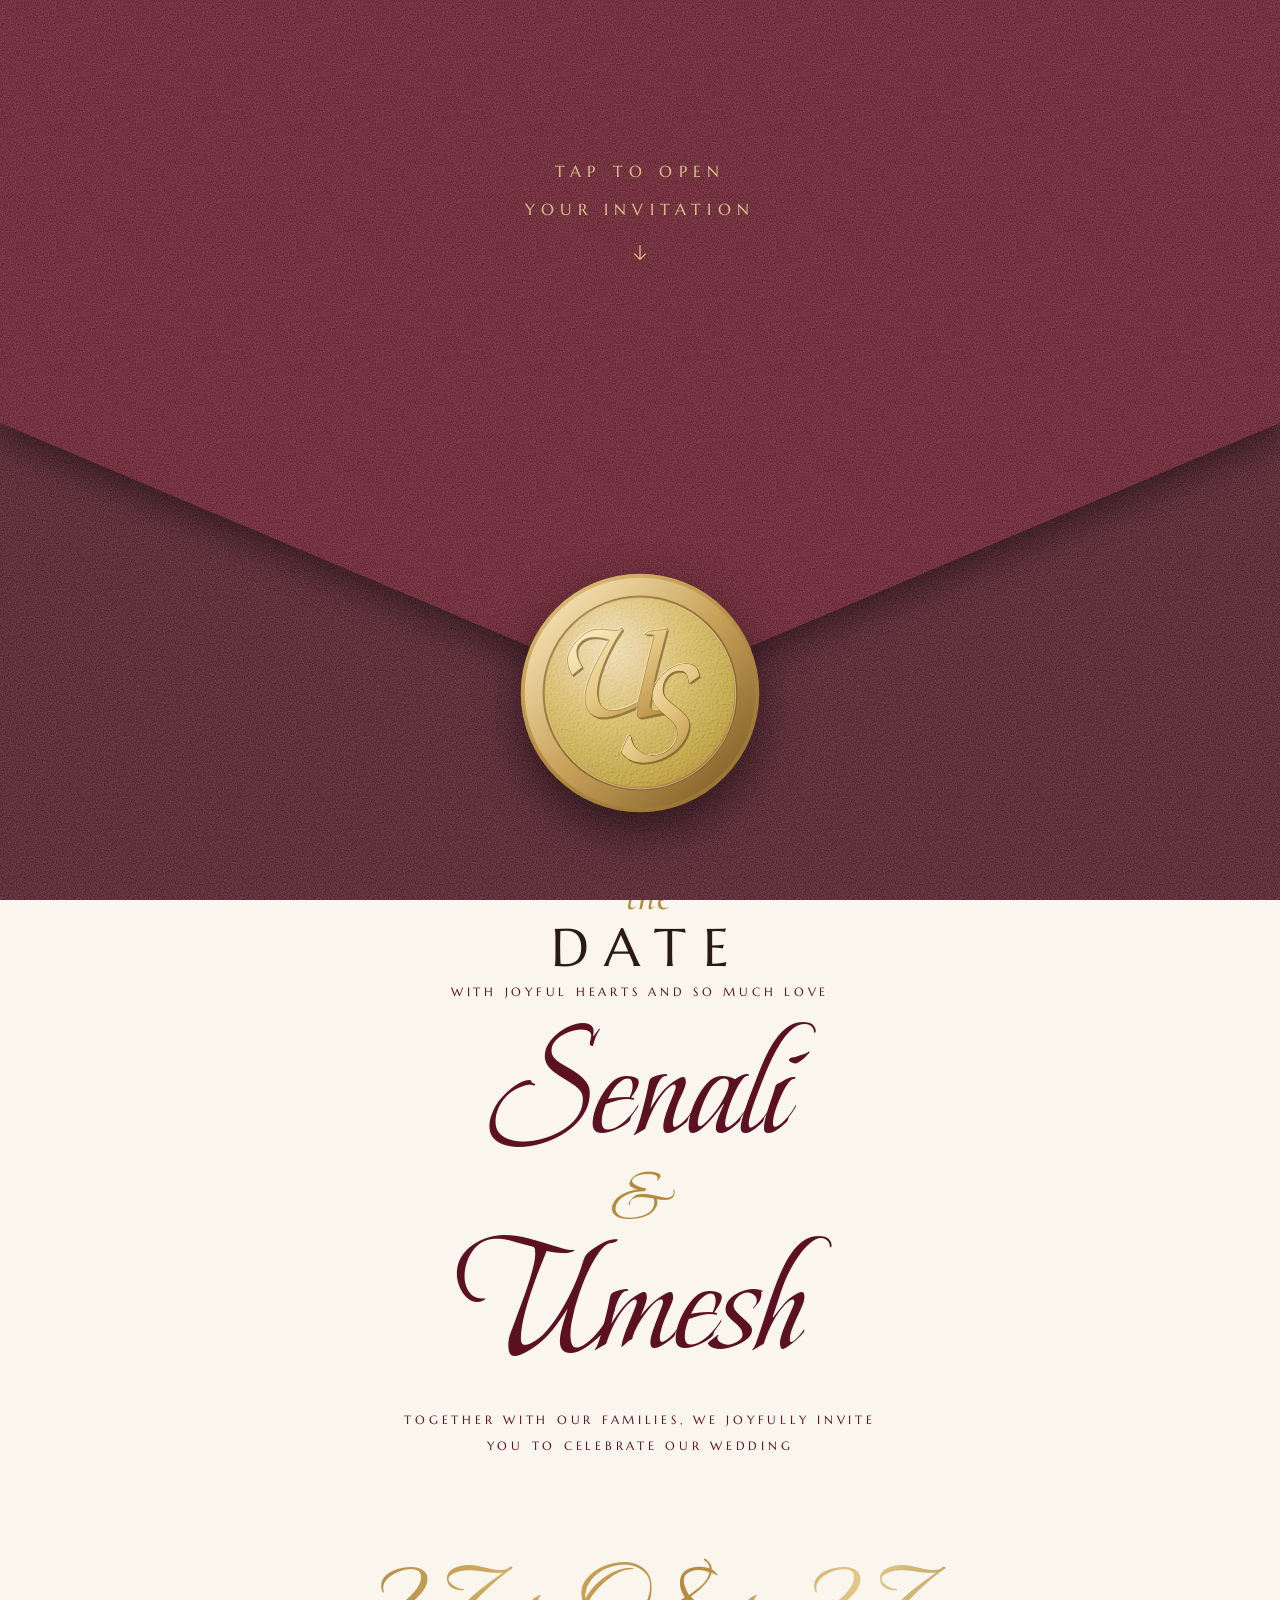
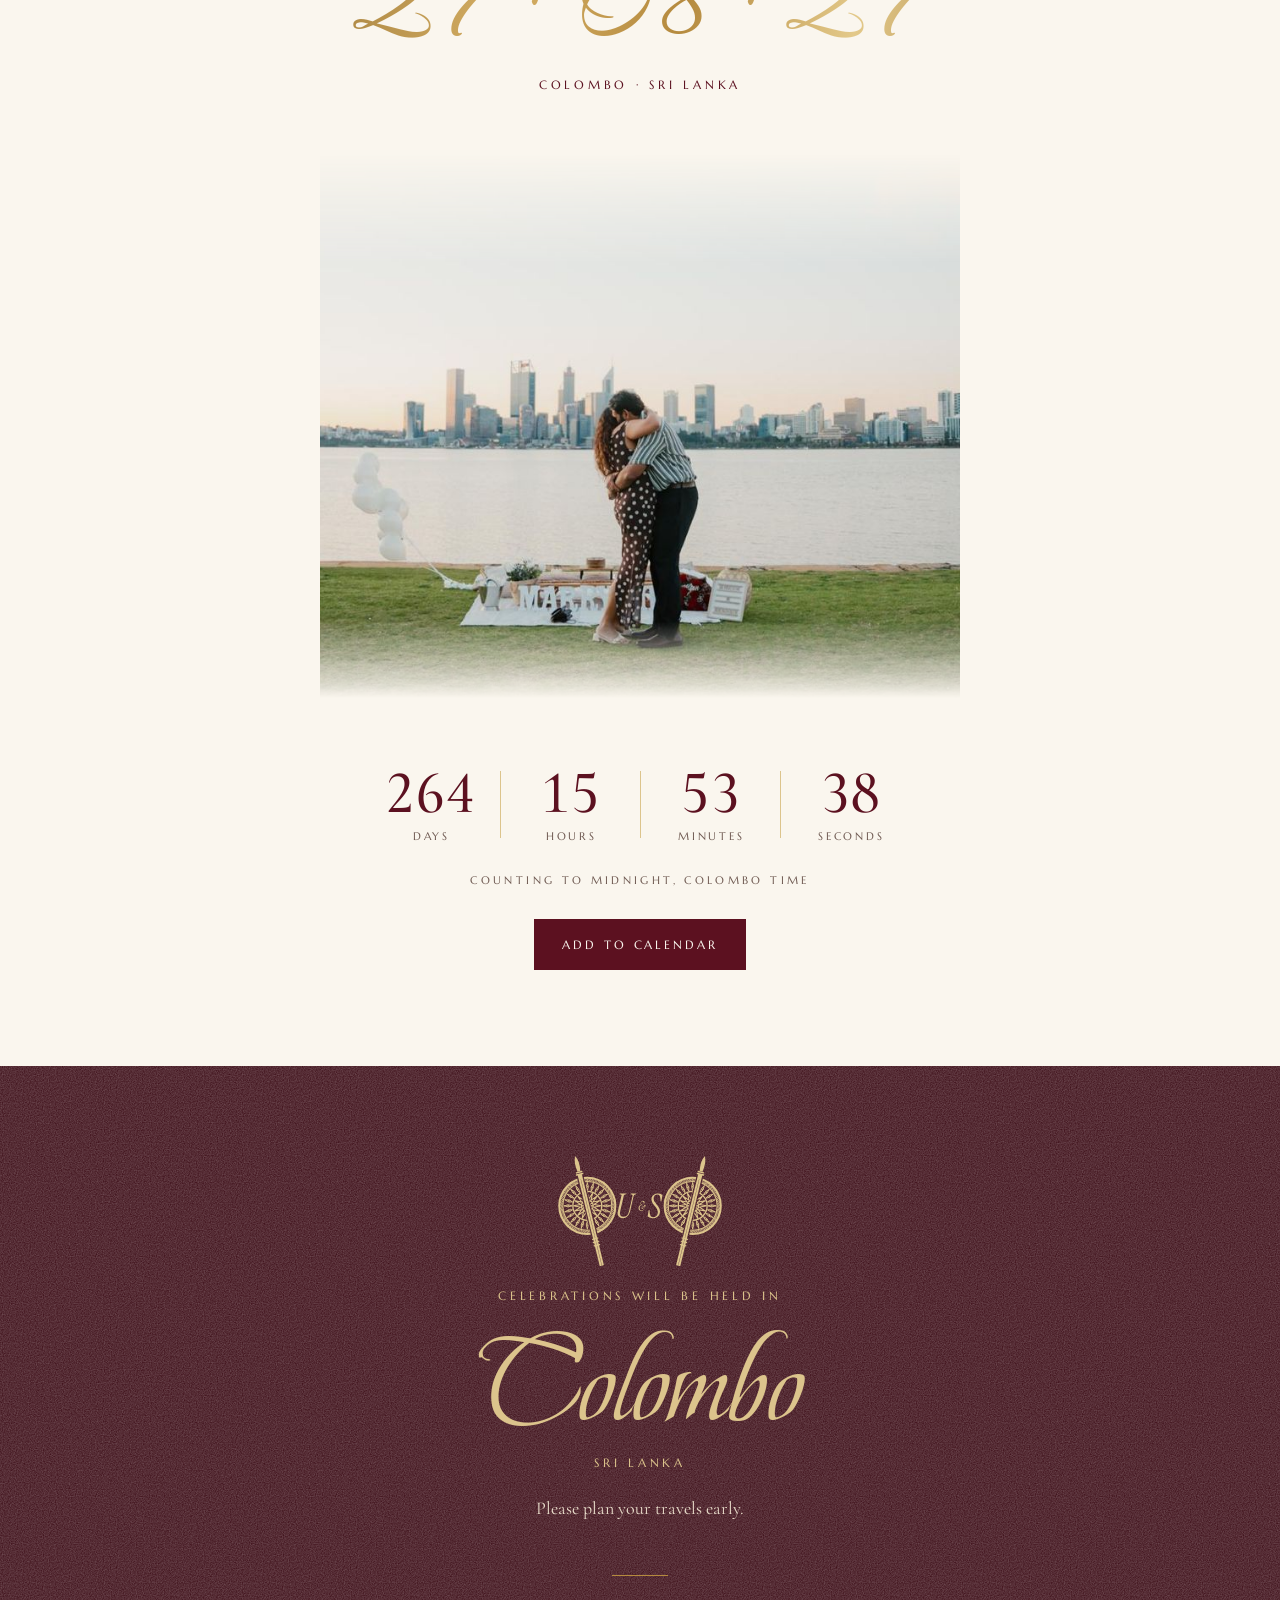
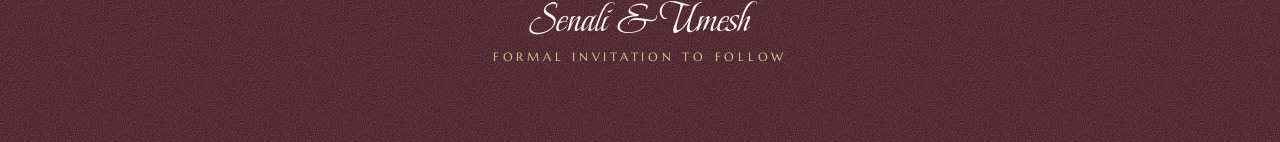
<file: index.html>
<!doctype html>
<html lang="en">
<head>
  <meta charset="utf-8">
  <meta name="viewport" content="width=device-width, initial-scale=1, viewport-fit=cover">
  <title>Senali &amp; Umesh &middot; Save the Date</title>
  <meta name="description" content="Save the date: Senali &amp; Umesh are getting married on 27 August 2027 in Colombo, Sri Lanka. Formal invitation to follow.">
  <meta name="robots" content="noindex, nofollow">
  <meta name="theme-color" content="#5C1120">

  <!-- Link preview (WhatsApp, Messenger, iMessage, etc.).
       Update these if you move to a custom domain -->
  <meta property="og:type" content="website">
  <meta property="og:title" content="Senali &amp; Umesh &middot; Save the Date">
  <meta property="og:description" content="27 &middot; 08 &middot; 27 &middot; Colombo, Sri Lanka. Formal invitation to follow.">
  <meta property="og:url" content="https://senali-umesh.vercel.app/">
  <meta property="og:image" content="https://senali-umesh.vercel.app/og.jpg">
  <meta property="og:image:width" content="1200">
  <meta property="og:image:height" content="630">
  <meta name="twitter:card" content="summary_large_image">

  <link rel="icon" href="favicon.svg" type="image/svg+xml">
  <link rel="icon" href="favicon-32.png" sizes="32x32" type="image/png">
  <link rel="apple-touch-icon" href="apple-touch-icon.png">
  <link rel="manifest" href="site.webmanifest">

  <link rel="preconnect" href="https://fonts.googleapis.com">
  <link rel="preconnect" href="https://fonts.gstatic.com" crossorigin>
  <link rel="stylesheet" href="https://fonts.googleapis.com/css2?family=Beau+Rivage&amp;family=Cormorant+Garamond:ital,wght@0,400;0,500;0,600;1,400;1,500&amp;family=Marcellus&amp;display=swap">
  <link rel="preload" href="assets/img/hero.jpg" as="image">
  <link rel="stylesheet" href="assets/css/style.css">
  <script src="assets/js/main.js" defer></script>
</head>
<body>
<svg width="0" height="0" style="position:absolute" aria-hidden="true" focusable="false">
  <defs>
    <filter id="deboss" x="-5%" y="-5%" width="110%" height="110%">
      <feOffset in="SourceAlpha" dx=".8" dy="1" result="o"/>
      <feFlood flood-color="#FFEFC8" flood-opacity=".6"/>
      <feComposite in2="o" operator="in" result="hl"/>
      <feMerge><feMergeNode in="hl"/><feMergeNode in="SourceGraphic"/></feMerge>
    </filter>
    <symbol id="crest" viewBox="0 0 400 400"><defs><mask id="sesKnock" maskUnits="userSpaceOnUse" x="-20" y="-20" width="440" height="440"><rect x="-20" y="-20" width="440" height="440" fill="#fff"/><path d="M54.6 112 L118.3 374" stroke="#000" stroke-width="16"/></mask><mask id="groove" maskUnits="objectBoundingBox" x="-1" y="0" width="3" height="1"><rect x="-10" y="0" width="30" height="1000" fill="#fff"/><rect x="-0.35" y="26" width="0.7" height="1000" fill="#000"/></mask></defs><g fill="currentColor" stroke="currentColor" stroke-linecap="round"><g mask="url(#sesKnock)"><circle cx="76" cy="200" r="66" fill="none" stroke-width="4.80"/><circle cx="76" cy="200" r="57.5" fill="none" stroke-width="2.40"/><path d="M140.2 200.0 L133.6 211.7" stroke-width="1.95" fill="none"/><path d="M139.8 207.5 L131.9 218.3" stroke-width="1.95" fill="none"/><path d="M138.5 214.8 L129.4 224.7" stroke-width="1.95" fill="none"/><path d="M136.3 222.0 L126.2 230.7" stroke-width="1.95" fill="none"/><path d="M133.4 228.8 L122.3 236.3" stroke-width="1.95" fill="none"/><path d="M129.6 235.3 L117.7 241.4" stroke-width="1.95" fill="none"/><path d="M125.2 241.3 L112.6 246.0" stroke-width="1.95" fill="none"/><path d="M120.1 246.7 L107.0 249.9" stroke-width="1.95" fill="none"/><path d="M114.3 251.5 L101.0 253.2" stroke-width="1.95" fill="none"/><path d="M108.1 255.6 L94.7 255.7" stroke-width="1.95" fill="none"/><path d="M101.4 258.9 L88.1 257.5" stroke-width="1.95" fill="none"/><path d="M94.4 261.5 L81.3 258.6" stroke-width="1.95" fill="none"/><path d="M87.1 263.2 L74.5 258.8" stroke-width="1.95" fill="none"/><path d="M79.7 264.1 L67.7 258.2" stroke-width="1.95" fill="none"/><path d="M72.3 264.1 L61.0 256.9" stroke-width="1.95" fill="none"/><path d="M64.9 263.2 L54.5 254.7" stroke-width="1.95" fill="none"/><path d="M57.6 261.5 L48.3 251.9" stroke-width="1.95" fill="none"/><path d="M50.6 258.9 L42.4 248.3" stroke-width="1.95" fill="none"/><path d="M43.9 255.6 L37.1 244.1" stroke-width="1.95" fill="none"/><path d="M37.7 251.5 L32.2 239.2" stroke-width="1.95" fill="none"/><path d="M31.9 246.7 L28.0 233.9" stroke-width="1.95" fill="none"/><path d="M26.8 241.3 L24.3 228.1" stroke-width="1.95" fill="none"/><path d="M22.4 235.3 L21.4 221.9" stroke-width="1.95" fill="none"/><path d="M18.6 228.8 L19.3 215.4" stroke-width="1.95" fill="none"/><path d="M15.7 222.0 L17.9 208.7" stroke-width="1.95" fill="none"/><path d="M13.5 214.8 L17.2 201.9" stroke-width="1.95" fill="none"/><path d="M12.2 207.5 L17.4 195.1" stroke-width="1.95" fill="none"/><path d="M11.8 200.0 L18.4 188.3" stroke-width="1.95" fill="none"/><path d="M12.2 192.5 L20.1 181.7" stroke-width="1.95" fill="none"/><path d="M13.5 185.2 L22.6 175.3" stroke-width="1.95" fill="none"/><path d="M15.7 178.0 L25.8 169.3" stroke-width="1.95" fill="none"/><path d="M18.6 171.2 L29.7 163.7" stroke-width="1.95" fill="none"/><path d="M22.4 164.7 L34.3 158.6" stroke-width="1.95" fill="none"/><path d="M26.8 158.7 L39.4 154.0" stroke-width="1.95" fill="none"/><path d="M31.9 153.3 L45.0 150.1" stroke-width="1.95" fill="none"/><path d="M37.7 148.5 L51.0 146.8" stroke-width="1.95" fill="none"/><path d="M43.9 144.4 L57.3 144.3" stroke-width="1.95" fill="none"/><path d="M50.6 141.1 L63.9 142.5" stroke-width="1.95" fill="none"/><path d="M57.6 138.5 L70.7 141.4" stroke-width="1.95" fill="none"/><path d="M64.9 136.8 L77.5 141.2" stroke-width="1.95" fill="none"/><path d="M72.3 135.9 L84.3 141.8" stroke-width="1.95" fill="none"/><path d="M79.7 135.9 L91.0 143.1" stroke-width="1.95" fill="none"/><path d="M87.1 136.8 L97.5 145.3" stroke-width="1.95" fill="none"/><path d="M94.4 138.5 L103.7 148.1" stroke-width="1.95" fill="none"/><path d="M101.4 141.1 L109.6 151.7" stroke-width="1.95" fill="none"/><path d="M108.1 144.4 L114.9 155.9" stroke-width="1.95" fill="none"/><path d="M114.3 148.5 L119.8 160.8" stroke-width="1.95" fill="none"/><path d="M120.1 153.3 L124.0 166.1" stroke-width="1.95" fill="none"/><path d="M125.2 158.7 L127.7 171.9" stroke-width="1.95" fill="none"/><path d="M129.6 164.7 L130.6 178.1" stroke-width="1.95" fill="none"/><path d="M133.4 171.2 L132.7 184.6" stroke-width="1.95" fill="none"/><path d="M136.3 178.0 L134.1 191.3" stroke-width="1.95" fill="none"/><path d="M138.5 185.2 L134.8 198.1" stroke-width="1.95" fill="none"/><path d="M139.8 192.5 L134.6 204.9" stroke-width="1.95" fill="none"/><path d="M130.0 200.0 Q120.7 194.7 112.0 200.0 Q120.7 205.3 130.0 200.0Z" fill="none" stroke-width="2.25"/><circle cx="121.0" cy="200.0" r="1.9" stroke="none"/><path d="M128.2 214.0 Q120.5 206.4 110.8 209.3 Q117.8 216.7 128.2 214.0Z" fill="none" stroke-width="2.25"/><circle cx="119.5" cy="211.6" r="1.9" stroke="none"/><path d="M122.8 227.0 Q117.4 217.8 107.2 218.0 Q112.0 226.9 122.8 227.0Z" fill="none" stroke-width="2.25"/><circle cx="115.0" cy="222.5" r="1.9" stroke="none"/><path d="M114.2 238.2 Q111.3 227.8 101.5 225.5 Q103.8 235.3 114.2 238.2Z" fill="none" stroke-width="2.25"/><circle cx="107.8" cy="231.8" r="1.9" stroke="none"/><path d="M103.0 246.8 Q102.9 236.0 94.0 231.2 Q93.8 241.4 103.0 246.8Z" fill="none" stroke-width="2.25"/><circle cx="98.5" cy="239.0" r="1.9" stroke="none"/><path d="M90.0 252.2 Q92.7 241.8 85.3 234.8 Q82.4 244.5 90.0 252.2Z" fill="none" stroke-width="2.25"/><circle cx="87.6" cy="243.5" r="1.9" stroke="none"/><path d="M76.0 254.0 Q81.3 244.7 76.0 236.0 Q70.7 244.7 76.0 254.0Z" fill="none" stroke-width="2.25"/><circle cx="76.0" cy="245.0" r="1.9" stroke="none"/><path d="M62.0 252.2 Q69.6 244.5 66.7 234.8 Q59.3 241.8 62.0 252.2Z" fill="none" stroke-width="2.25"/><circle cx="64.4" cy="243.5" r="1.9" stroke="none"/><path d="M49.0 246.8 Q58.2 241.4 58.0 231.2 Q49.1 236.0 49.0 246.8Z" fill="none" stroke-width="2.25"/><circle cx="53.5" cy="239.0" r="1.9" stroke="none"/><path d="M37.8 238.2 Q48.2 235.3 50.5 225.5 Q40.7 227.8 37.8 238.2Z" fill="none" stroke-width="2.25"/><circle cx="44.2" cy="231.8" r="1.9" stroke="none"/><path d="M29.2 227.0 Q40.0 226.9 44.8 218.0 Q34.6 217.8 29.2 227.0Z" fill="none" stroke-width="2.25"/><circle cx="37.0" cy="222.5" r="1.9" stroke="none"/><path d="M23.8 214.0 Q34.2 216.7 41.2 209.3 Q31.5 206.4 23.8 214.0Z" fill="none" stroke-width="2.25"/><circle cx="32.5" cy="211.6" r="1.9" stroke="none"/><path d="M22.0 200.0 Q31.3 205.3 40.0 200.0 Q31.3 194.7 22.0 200.0Z" fill="none" stroke-width="2.25"/><circle cx="31.0" cy="200.0" r="1.9" stroke="none"/><path d="M23.8 186.0 Q31.5 193.6 41.2 190.7 Q34.2 183.3 23.8 186.0Z" fill="none" stroke-width="2.25"/><circle cx="32.5" cy="188.4" r="1.9" stroke="none"/><path d="M29.2 173.0 Q34.6 182.2 44.8 182.0 Q40.0 173.1 29.2 173.0Z" fill="none" stroke-width="2.25"/><circle cx="37.0" cy="177.5" r="1.9" stroke="none"/><path d="M37.8 161.8 Q40.7 172.2 50.5 174.5 Q48.2 164.7 37.8 161.8Z" fill="none" stroke-width="2.25"/><circle cx="44.2" cy="168.2" r="1.9" stroke="none"/><path d="M49.0 153.2 Q49.1 164.0 58.0 168.8 Q58.2 158.6 49.0 153.2Z" fill="none" stroke-width="2.25"/><circle cx="53.5" cy="161.0" r="1.9" stroke="none"/><path d="M62.0 147.8 Q59.3 158.2 66.7 165.2 Q69.6 155.5 62.0 147.8Z" fill="none" stroke-width="2.25"/><circle cx="64.4" cy="156.5" r="1.9" stroke="none"/><path d="M76.0 146.0 Q70.7 155.3 76.0 164.0 Q81.3 155.3 76.0 146.0Z" fill="none" stroke-width="2.25"/><circle cx="76.0" cy="155.0" r="1.9" stroke="none"/><path d="M90.0 147.8 Q82.4 155.5 85.3 165.2 Q92.7 158.2 90.0 147.8Z" fill="none" stroke-width="2.25"/><circle cx="87.6" cy="156.5" r="1.9" stroke="none"/><path d="M103.0 153.2 Q93.8 158.6 94.0 168.8 Q102.9 164.0 103.0 153.2Z" fill="none" stroke-width="2.25"/><circle cx="98.5" cy="161.0" r="1.9" stroke="none"/><path d="M114.2 161.8 Q103.8 164.7 101.5 174.5 Q111.3 172.2 114.2 161.8Z" fill="none" stroke-width="2.25"/><circle cx="107.8" cy="168.2" r="1.9" stroke="none"/><path d="M122.8 173.0 Q112.0 173.1 107.2 182.0 Q117.4 182.2 122.8 173.0Z" fill="none" stroke-width="2.25"/><circle cx="115.0" cy="177.5" r="1.9" stroke="none"/><path d="M128.2 186.0 Q117.8 183.3 110.8 190.7 Q120.5 193.6 128.2 186.0Z" fill="none" stroke-width="2.25"/><circle cx="119.5" cy="188.4" r="1.9" stroke="none"/><circle cx="76" cy="200" r="34" fill="none" stroke-width="3.00"/><path d="M76.0 168.0 L79.1 184.3 L88.2 170.4 L84.9 186.7 L98.6 177.4 L89.3 191.1 L105.6 187.8 L91.7 196.9 L108.0 200.0 L91.7 203.1 L105.6 212.2 L89.3 208.9 L98.6 222.6 L84.9 213.3 L88.2 229.6 L79.1 215.7 L76.0 232.0 L72.9 215.7 L63.8 229.6 L67.1 213.3 L53.4 222.6 L62.7 208.9 L46.4 212.2 L60.3 203.1 L44.0 200.0 L60.3 196.9 L46.4 187.8 L62.7 191.1 L53.4 177.4 L67.1 186.7 L63.8 170.4 L72.9 184.3Z" fill="none" stroke-width="2.40" stroke-linejoin="round"/><circle cx="76.0" cy="171.3" r="1.4" stroke="none"/><circle cx="87.0" cy="173.5" r="1.4" stroke="none"/><circle cx="96.3" cy="179.7" r="1.4" stroke="none"/><circle cx="102.5" cy="189.0" r="1.4" stroke="none"/><circle cx="104.7" cy="200.0" r="1.4" stroke="none"/><circle cx="102.5" cy="211.0" r="1.4" stroke="none"/><circle cx="96.3" cy="220.3" r="1.4" stroke="none"/><circle cx="87.0" cy="226.5" r="1.4" stroke="none"/><circle cx="76.0" cy="228.7" r="1.4" stroke="none"/><circle cx="65.0" cy="226.5" r="1.4" stroke="none"/><circle cx="55.7" cy="220.3" r="1.4" stroke="none"/><circle cx="49.5" cy="211.0" r="1.4" stroke="none"/><circle cx="47.3" cy="200.0" r="1.4" stroke="none"/><circle cx="49.5" cy="189.0" r="1.4" stroke="none"/><circle cx="55.7" cy="179.7" r="1.4" stroke="none"/><circle cx="65.0" cy="173.5" r="1.4" stroke="none"/><circle cx="76" cy="200" r="14" fill="none" stroke-width="3.00"/><path d="M88.0 200.0 Q84.5 198.3 79.6 200.0 Q84.5 201.7 88.0 200.0Z" fill="none" stroke-width="2.25"/><path d="M86.4 206.0 Q84.2 202.7 79.1 201.8 Q82.5 205.7 86.4 206.0Z" fill="none" stroke-width="2.25"/><path d="M82.0 210.4 Q81.7 206.5 77.8 203.1 Q78.7 208.2 82.0 210.4Z" fill="none" stroke-width="2.25"/><path d="M76.0 212.0 Q77.7 208.5 76.0 203.6 Q74.3 208.5 76.0 212.0Z" fill="none" stroke-width="2.25"/><path d="M70.0 210.4 Q73.3 208.2 74.2 203.1 Q70.3 206.5 70.0 210.4Z" fill="none" stroke-width="2.25"/><path d="M65.6 206.0 Q69.5 205.7 72.9 201.8 Q67.8 202.7 65.6 206.0Z" fill="none" stroke-width="2.25"/><path d="M64.0 200.0 Q67.5 201.7 72.4 200.0 Q67.5 198.3 64.0 200.0Z" fill="none" stroke-width="2.25"/><path d="M65.6 194.0 Q67.8 197.3 72.9 198.2 Q69.5 194.3 65.6 194.0Z" fill="none" stroke-width="2.25"/><path d="M70.0 189.6 Q70.3 193.5 74.2 196.9 Q73.3 191.8 70.0 189.6Z" fill="none" stroke-width="2.25"/><path d="M76.0 188.0 Q74.3 191.5 76.0 196.4 Q77.7 191.5 76.0 188.0Z" fill="none" stroke-width="2.25"/><path d="M82.0 189.6 Q78.7 191.8 77.8 196.9 Q81.7 193.5 82.0 189.6Z" fill="none" stroke-width="2.25"/><path d="M86.4 194.0 Q82.5 194.3 79.1 198.2 Q84.2 197.3 86.4 194.0Z" fill="none" stroke-width="2.25"/><circle cx="76" cy="200" r="2.6" fill="none" stroke-width="2.40"/><circle cx="76" cy="200" r="1.2" stroke="none"/></g><g transform="translate(54.607734806629836 112) rotate(-13.663)"><rect x="-5.0" y="14" width="10" height="222" rx="1.2" stroke="none" mask="url(#groove)"/><path d="M-6.6 170 H6.6" stroke-width="2.70" fill="none"/><path d="M-6.6 178 H6.6" stroke-width="2.70" fill="none"/><path d="M-6.6 186 H6.6" stroke-width="2.70" fill="none"/><path d="M-7.4 14 H7.4 M-6.4 9 H6.4" stroke-width="3.30" fill="none"/><path d="M0 -30 C5.5 -20 6.2 -8 3.4 7 H-3.4 C-6.2 -8 -5.5 -20 0 -30Z" stroke="none"/><path d="M0 -22 V2" stroke-width="1.50" fill="none" mask="url(#tipgroove)"/></g></g><g fill="currentColor" stroke="currentColor" stroke-linecap="round" transform="translate(400 0) scale(-1 1)"><g mask="url(#sesKnock)"><circle cx="76" cy="200" r="66" fill="none" stroke-width="4.80"/><circle cx="76" cy="200" r="57.5" fill="none" stroke-width="2.40"/><path d="M140.2 200.0 L133.6 211.7" stroke-width="1.95" fill="none"/><path d="M139.8 207.5 L131.9 218.3" stroke-width="1.95" fill="none"/><path d="M138.5 214.8 L129.4 224.7" stroke-width="1.95" fill="none"/><path d="M136.3 222.0 L126.2 230.7" stroke-width="1.95" fill="none"/><path d="M133.4 228.8 L122.3 236.3" stroke-width="1.95" fill="none"/><path d="M129.6 235.3 L117.7 241.4" stroke-width="1.95" fill="none"/><path d="M125.2 241.3 L112.6 246.0" stroke-width="1.95" fill="none"/><path d="M120.1 246.7 L107.0 249.9" stroke-width="1.95" fill="none"/><path d="M114.3 251.5 L101.0 253.2" stroke-width="1.95" fill="none"/><path d="M108.1 255.6 L94.7 255.7" stroke-width="1.95" fill="none"/><path d="M101.4 258.9 L88.1 257.5" stroke-width="1.95" fill="none"/><path d="M94.4 261.5 L81.3 258.6" stroke-width="1.95" fill="none"/><path d="M87.1 263.2 L74.5 258.8" stroke-width="1.95" fill="none"/><path d="M79.7 264.1 L67.7 258.2" stroke-width="1.95" fill="none"/><path d="M72.3 264.1 L61.0 256.9" stroke-width="1.95" fill="none"/><path d="M64.9 263.2 L54.5 254.7" stroke-width="1.95" fill="none"/><path d="M57.6 261.5 L48.3 251.9" stroke-width="1.95" fill="none"/><path d="M50.6 258.9 L42.4 248.3" stroke-width="1.95" fill="none"/><path d="M43.9 255.6 L37.1 244.1" stroke-width="1.95" fill="none"/><path d="M37.7 251.5 L32.2 239.2" stroke-width="1.95" fill="none"/><path d="M31.9 246.7 L28.0 233.9" stroke-width="1.95" fill="none"/><path d="M26.8 241.3 L24.3 228.1" stroke-width="1.95" fill="none"/><path d="M22.4 235.3 L21.4 221.9" stroke-width="1.95" fill="none"/><path d="M18.6 228.8 L19.3 215.4" stroke-width="1.95" fill="none"/><path d="M15.7 222.0 L17.9 208.7" stroke-width="1.95" fill="none"/><path d="M13.5 214.8 L17.2 201.9" stroke-width="1.95" fill="none"/><path d="M12.2 207.5 L17.4 195.1" stroke-width="1.95" fill="none"/><path d="M11.8 200.0 L18.4 188.3" stroke-width="1.95" fill="none"/><path d="M12.2 192.5 L20.1 181.7" stroke-width="1.95" fill="none"/><path d="M13.5 185.2 L22.6 175.3" stroke-width="1.95" fill="none"/><path d="M15.7 178.0 L25.8 169.3" stroke-width="1.95" fill="none"/><path d="M18.6 171.2 L29.7 163.7" stroke-width="1.95" fill="none"/><path d="M22.4 164.7 L34.3 158.6" stroke-width="1.95" fill="none"/><path d="M26.8 158.7 L39.4 154.0" stroke-width="1.95" fill="none"/><path d="M31.9 153.3 L45.0 150.1" stroke-width="1.95" fill="none"/><path d="M37.7 148.5 L51.0 146.8" stroke-width="1.95" fill="none"/><path d="M43.9 144.4 L57.3 144.3" stroke-width="1.95" fill="none"/><path d="M50.6 141.1 L63.9 142.5" stroke-width="1.95" fill="none"/><path d="M57.6 138.5 L70.7 141.4" stroke-width="1.95" fill="none"/><path d="M64.9 136.8 L77.5 141.2" stroke-width="1.95" fill="none"/><path d="M72.3 135.9 L84.3 141.8" stroke-width="1.95" fill="none"/><path d="M79.7 135.9 L91.0 143.1" stroke-width="1.95" fill="none"/><path d="M87.1 136.8 L97.5 145.3" stroke-width="1.95" fill="none"/><path d="M94.4 138.5 L103.7 148.1" stroke-width="1.95" fill="none"/><path d="M101.4 141.1 L109.6 151.7" stroke-width="1.95" fill="none"/><path d="M108.1 144.4 L114.9 155.9" stroke-width="1.95" fill="none"/><path d="M114.3 148.5 L119.8 160.8" stroke-width="1.95" fill="none"/><path d="M120.1 153.3 L124.0 166.1" stroke-width="1.95" fill="none"/><path d="M125.2 158.7 L127.7 171.9" stroke-width="1.95" fill="none"/><path d="M129.6 164.7 L130.6 178.1" stroke-width="1.95" fill="none"/><path d="M133.4 171.2 L132.7 184.6" stroke-width="1.95" fill="none"/><path d="M136.3 178.0 L134.1 191.3" stroke-width="1.95" fill="none"/><path d="M138.5 185.2 L134.8 198.1" stroke-width="1.95" fill="none"/><path d="M139.8 192.5 L134.6 204.9" stroke-width="1.95" fill="none"/><path d="M130.0 200.0 Q120.7 194.7 112.0 200.0 Q120.7 205.3 130.0 200.0Z" fill="none" stroke-width="2.25"/><circle cx="121.0" cy="200.0" r="1.9" stroke="none"/><path d="M128.2 214.0 Q120.5 206.4 110.8 209.3 Q117.8 216.7 128.2 214.0Z" fill="none" stroke-width="2.25"/><circle cx="119.5" cy="211.6" r="1.9" stroke="none"/><path d="M122.8 227.0 Q117.4 217.8 107.2 218.0 Q112.0 226.9 122.8 227.0Z" fill="none" stroke-width="2.25"/><circle cx="115.0" cy="222.5" r="1.9" stroke="none"/><path d="M114.2 238.2 Q111.3 227.8 101.5 225.5 Q103.8 235.3 114.2 238.2Z" fill="none" stroke-width="2.25"/><circle cx="107.8" cy="231.8" r="1.9" stroke="none"/><path d="M103.0 246.8 Q102.9 236.0 94.0 231.2 Q93.8 241.4 103.0 246.8Z" fill="none" stroke-width="2.25"/><circle cx="98.5" cy="239.0" r="1.9" stroke="none"/><path d="M90.0 252.2 Q92.7 241.8 85.3 234.8 Q82.4 244.5 90.0 252.2Z" fill="none" stroke-width="2.25"/><circle cx="87.6" cy="243.5" r="1.9" stroke="none"/><path d="M76.0 254.0 Q81.3 244.7 76.0 236.0 Q70.7 244.7 76.0 254.0Z" fill="none" stroke-width="2.25"/><circle cx="76.0" cy="245.0" r="1.9" stroke="none"/><path d="M62.0 252.2 Q69.6 244.5 66.7 234.8 Q59.3 241.8 62.0 252.2Z" fill="none" stroke-width="2.25"/><circle cx="64.4" cy="243.5" r="1.9" stroke="none"/><path d="M49.0 246.8 Q58.2 241.4 58.0 231.2 Q49.1 236.0 49.0 246.8Z" fill="none" stroke-width="2.25"/><circle cx="53.5" cy="239.0" r="1.9" stroke="none"/><path d="M37.8 238.2 Q48.2 235.3 50.5 225.5 Q40.7 227.8 37.8 238.2Z" fill="none" stroke-width="2.25"/><circle cx="44.2" cy="231.8" r="1.9" stroke="none"/><path d="M29.2 227.0 Q40.0 226.9 44.8 218.0 Q34.6 217.8 29.2 227.0Z" fill="none" stroke-width="2.25"/><circle cx="37.0" cy="222.5" r="1.9" stroke="none"/><path d="M23.8 214.0 Q34.2 216.7 41.2 209.3 Q31.5 206.4 23.8 214.0Z" fill="none" stroke-width="2.25"/><circle cx="32.5" cy="211.6" r="1.9" stroke="none"/><path d="M22.0 200.0 Q31.3 205.3 40.0 200.0 Q31.3 194.7 22.0 200.0Z" fill="none" stroke-width="2.25"/><circle cx="31.0" cy="200.0" r="1.9" stroke="none"/><path d="M23.8 186.0 Q31.5 193.6 41.2 190.7 Q34.2 183.3 23.8 186.0Z" fill="none" stroke-width="2.25"/><circle cx="32.5" cy="188.4" r="1.9" stroke="none"/><path d="M29.2 173.0 Q34.6 182.2 44.8 182.0 Q40.0 173.1 29.2 173.0Z" fill="none" stroke-width="2.25"/><circle cx="37.0" cy="177.5" r="1.9" stroke="none"/><path d="M37.8 161.8 Q40.7 172.2 50.5 174.5 Q48.2 164.7 37.8 161.8Z" fill="none" stroke-width="2.25"/><circle cx="44.2" cy="168.2" r="1.9" stroke="none"/><path d="M49.0 153.2 Q49.1 164.0 58.0 168.8 Q58.2 158.6 49.0 153.2Z" fill="none" stroke-width="2.25"/><circle cx="53.5" cy="161.0" r="1.9" stroke="none"/><path d="M62.0 147.8 Q59.3 158.2 66.7 165.2 Q69.6 155.5 62.0 147.8Z" fill="none" stroke-width="2.25"/><circle cx="64.4" cy="156.5" r="1.9" stroke="none"/><path d="M76.0 146.0 Q70.7 155.3 76.0 164.0 Q81.3 155.3 76.0 146.0Z" fill="none" stroke-width="2.25"/><circle cx="76.0" cy="155.0" r="1.9" stroke="none"/><path d="M90.0 147.8 Q82.4 155.5 85.3 165.2 Q92.7 158.2 90.0 147.8Z" fill="none" stroke-width="2.25"/><circle cx="87.6" cy="156.5" r="1.9" stroke="none"/><path d="M103.0 153.2 Q93.8 158.6 94.0 168.8 Q102.9 164.0 103.0 153.2Z" fill="none" stroke-width="2.25"/><circle cx="98.5" cy="161.0" r="1.9" stroke="none"/><path d="M114.2 161.8 Q103.8 164.7 101.5 174.5 Q111.3 172.2 114.2 161.8Z" fill="none" stroke-width="2.25"/><circle cx="107.8" cy="168.2" r="1.9" stroke="none"/><path d="M122.8 173.0 Q112.0 173.1 107.2 182.0 Q117.4 182.2 122.8 173.0Z" fill="none" stroke-width="2.25"/><circle cx="115.0" cy="177.5" r="1.9" stroke="none"/><path d="M128.2 186.0 Q117.8 183.3 110.8 190.7 Q120.5 193.6 128.2 186.0Z" fill="none" stroke-width="2.25"/><circle cx="119.5" cy="188.4" r="1.9" stroke="none"/><circle cx="76" cy="200" r="34" fill="none" stroke-width="3.00"/><path d="M76.0 168.0 L79.1 184.3 L88.2 170.4 L84.9 186.7 L98.6 177.4 L89.3 191.1 L105.6 187.8 L91.7 196.9 L108.0 200.0 L91.7 203.1 L105.6 212.2 L89.3 208.9 L98.6 222.6 L84.9 213.3 L88.2 229.6 L79.1 215.7 L76.0 232.0 L72.9 215.7 L63.8 229.6 L67.1 213.3 L53.4 222.6 L62.7 208.9 L46.4 212.2 L60.3 203.1 L44.0 200.0 L60.3 196.9 L46.4 187.8 L62.7 191.1 L53.4 177.4 L67.1 186.7 L63.8 170.4 L72.9 184.3Z" fill="none" stroke-width="2.40" stroke-linejoin="round"/><circle cx="76.0" cy="171.3" r="1.4" stroke="none"/><circle cx="87.0" cy="173.5" r="1.4" stroke="none"/><circle cx="96.3" cy="179.7" r="1.4" stroke="none"/><circle cx="102.5" cy="189.0" r="1.4" stroke="none"/><circle cx="104.7" cy="200.0" r="1.4" stroke="none"/><circle cx="102.5" cy="211.0" r="1.4" stroke="none"/><circle cx="96.3" cy="220.3" r="1.4" stroke="none"/><circle cx="87.0" cy="226.5" r="1.4" stroke="none"/><circle cx="76.0" cy="228.7" r="1.4" stroke="none"/><circle cx="65.0" cy="226.5" r="1.4" stroke="none"/><circle cx="55.7" cy="220.3" r="1.4" stroke="none"/><circle cx="49.5" cy="211.0" r="1.4" stroke="none"/><circle cx="47.3" cy="200.0" r="1.4" stroke="none"/><circle cx="49.5" cy="189.0" r="1.4" stroke="none"/><circle cx="55.7" cy="179.7" r="1.4" stroke="none"/><circle cx="65.0" cy="173.5" r="1.4" stroke="none"/><circle cx="76" cy="200" r="14" fill="none" stroke-width="3.00"/><path d="M88.0 200.0 Q84.5 198.3 79.6 200.0 Q84.5 201.7 88.0 200.0Z" fill="none" stroke-width="2.25"/><path d="M86.4 206.0 Q84.2 202.7 79.1 201.8 Q82.5 205.7 86.4 206.0Z" fill="none" stroke-width="2.25"/><path d="M82.0 210.4 Q81.7 206.5 77.8 203.1 Q78.7 208.2 82.0 210.4Z" fill="none" stroke-width="2.25"/><path d="M76.0 212.0 Q77.7 208.5 76.0 203.6 Q74.3 208.5 76.0 212.0Z" fill="none" stroke-width="2.25"/><path d="M70.0 210.4 Q73.3 208.2 74.2 203.1 Q70.3 206.5 70.0 210.4Z" fill="none" stroke-width="2.25"/><path d="M65.6 206.0 Q69.5 205.7 72.9 201.8 Q67.8 202.7 65.6 206.0Z" fill="none" stroke-width="2.25"/><path d="M64.0 200.0 Q67.5 201.7 72.4 200.0 Q67.5 198.3 64.0 200.0Z" fill="none" stroke-width="2.25"/><path d="M65.6 194.0 Q67.8 197.3 72.9 198.2 Q69.5 194.3 65.6 194.0Z" fill="none" stroke-width="2.25"/><path d="M70.0 189.6 Q70.3 193.5 74.2 196.9 Q73.3 191.8 70.0 189.6Z" fill="none" stroke-width="2.25"/><path d="M76.0 188.0 Q74.3 191.5 76.0 196.4 Q77.7 191.5 76.0 188.0Z" fill="none" stroke-width="2.25"/><path d="M82.0 189.6 Q78.7 191.8 77.8 196.9 Q81.7 193.5 82.0 189.6Z" fill="none" stroke-width="2.25"/><path d="M86.4 194.0 Q82.5 194.3 79.1 198.2 Q84.2 197.3 86.4 194.0Z" fill="none" stroke-width="2.25"/><circle cx="76" cy="200" r="2.6" fill="none" stroke-width="2.40"/><circle cx="76" cy="200" r="1.2" stroke="none"/></g><g transform="translate(54.607734806629836 112) rotate(-13.663)"><rect x="-5.0" y="14" width="10" height="222" rx="1.2" stroke="none" mask="url(#groove)"/><path d="M-6.6 170 H6.6" stroke-width="2.70" fill="none"/><path d="M-6.6 178 H6.6" stroke-width="2.70" fill="none"/><path d="M-6.6 186 H6.6" stroke-width="2.70" fill="none"/><path d="M-7.4 14 H7.4 M-6.4 9 H6.4" stroke-width="3.30" fill="none"/><path d="M0 -30 C5.5 -20 6.2 -8 3.4 7 H-3.4 C-6.2 -8 -5.5 -20 0 -30Z" stroke="none"/><path d="M0 -22 V2" stroke-width="1.50" fill="none" mask="url(#tipgroove)"/></g></g><g fill="currentColor" stroke="none"><path d="M159.49 229Q155.2 229 152.17 226.97Q149.15 224.94 147.92 221.32Q146.68 217.7 147.8 213.01L156.31 176.25Q156.71 174.58 156.31 174.02Q155.91 173.47 154.32 173.15L152.73 172.83Q151.7 172.59 151.7 171.95Q151.7 171 153.13 171H167.45Q168.56 171 168.56 171.8Q168.56 172.67 167.45 172.83L165.22 173.15Q163.55 173.39 162.87 174.02Q162.2 174.66 161.8 176.33L153.29 213.09Q151.85 219.13 154.12 222.48Q156.39 225.82 161.16 225.82Q166.33 225.82 169.52 222.48Q172.7 219.13 174.05 213.09L182.17 177.92Q183.2 173.47 180.58 173.15L178.83 172.91Q177.71 172.75 177.71 171.95Q177.71 171.48 178.19 171.24Q178.67 171 179.22 171H190.68Q191.71 171 191.71 171.8Q191.71 172.59 190.44 172.83L188.53 173.15Q185.75 173.63 184.71 177.84L176.6 213.01Q174.93 220.25 170.55 224.62Q166.18 229 159.49 229Z"/><path d="M203.12 211.6Q201.2 211.6 199.76 210.78Q198.32 209.97 197.52 208.52Q196.71 207.08 196.71 205.16Q196.71 203.31 197.45 201.71Q198.19 200.11 199.46 198.95Q200.73 197.79 202.33 197.28Q201.39 196.06 201.39 194.21Q201.39 192.58 202.13 191.26Q202.87 189.94 204.14 189.17Q205.41 188.4 206.98 188.4Q207.98 188.4 208.91 188.73Q209.84 189.06 210.43 189.62Q210.87 190.03 210.75 190.66L209.87 195.24Q209.77 195.71 209.43 195.71Q209.05 195.71 209.02 195.18L208.99 194.52Q208.86 191.92 208.27 190.83Q207.67 189.75 206.32 189.75Q205.19 189.75 204.3 190.35Q203.4 190.94 202.87 191.98Q202.33 193.01 202.33 194.33Q202.33 196.19 203.34 197.06Q203.81 197 204.28 197Q205.94 197 205.94 197.82Q205.94 198.57 204.75 198.57Q203.78 198.57 202.96 197.94Q198.97 199.17 198.97 204.47Q198.97 207.36 200.23 208.98Q201.49 210.6 203.68 210.6Q205.25 210.6 206.53 209.81Q207.8 209.03 208.55 207.72Q209.3 206.42 209.3 204.82Q209.3 202.37 206.98 202.37Q206.07 202.37 205.55 202.73Q205.03 203.09 205.03 203.63Q205.03 204.1 205.35 204.25Q205.66 204.41 206.07 204.51Q206.48 204.6 206.79 204.83Q207.11 205.07 207.11 205.7Q207.11 206.26 206.7 206.59Q206.29 206.92 205.63 206.92Q204.78 206.92 204.28 206.29Q203.78 205.67 203.78 204.63Q203.78 203.47 204.47 202.62Q205.16 201.77 206.34 201.4Q207.51 201.02 208.93 201.27L209.9 201.43Q211.94 201.74 211.94 200.93Q211.94 200.55 211.6 200.39Q211.25 200.24 210.81 200.09Q210.37 199.95 210.03 199.69Q209.68 199.42 209.68 198.85Q209.68 198.32 210.06 197.98Q210.43 197.63 211.12 197.63Q212.03 197.63 212.54 198.27Q213.04 198.92 213.04 199.98Q213.04 201.33 212.19 202.15Q211.34 202.97 210.03 202.87Q210.25 203.59 210.25 204.6Q210.25 206.61 209.32 208.19Q208.39 209.78 206.79 210.69Q205.19 211.6 203.12 211.6Z"/><path d="M231.31 229Q229.12 229 226.64 228.53Q224.17 228.06 222.01 227.23Q219.86 226.41 218.6 225.31Q218.21 224.92 218.09 224.53Q217.97 224.13 218.13 223.35L220.33 211.03Q220.56 209.61 221.58 209.61Q222.52 209.61 222.52 211.18L222.6 214.24Q222.76 220.84 224.88 223.74Q227 226.65 231.79 226.65Q236.18 226.65 239.08 223.47Q241.99 220.29 241.99 214.95Q241.99 211.5 240.1 207.73Q238.22 203.96 234.85 200.2Q230.84 195.72 228.92 192.03Q227 188.35 227 184.26Q227 181.05 228.57 178.02Q230.14 175 233.32 173Q236.49 171 241.44 171Q248.27 171 251.88 174.06Q252.98 174.92 252.66 176.65L250.46 188.11Q250.23 189.29 249.37 189.29Q248.5 189.29 248.35 187.95L248.27 186.3Q247.95 179.95 246.5 176.61Q245.05 173.28 240.73 173.28Q237.59 173.28 235.71 174.69Q233.83 176.1 232.96 178.18Q232.1 180.26 232.1 182.3Q232.1 184.58 232.73 186.66Q233.35 188.74 234.89 191.05Q236.42 193.37 239.08 196.66Q242.85 201.14 244.97 205.22Q247.09 209.3 247.09 213.15Q247.09 217.78 245.01 221.35Q242.93 224.92 239.4 226.96Q235.87 229 231.31 229Z"/></g></symbol>
  </defs>
</svg>

<div id="opener" class="opener" role="dialog" aria-label="Sealed invitation envelope">
  <div class="inside"></div>
  <div class="pocket"></div>
  <div class="flap-wrap">
    <div class="flap">
      <p class="tap">Tap to open<br>your invitation</p>
      <svg class="tap-arrow" viewBox="0 0 24 24" fill="none" aria-hidden="true"><path d="M12 4v15M6 13l6 6 6-6" stroke="#DCC48C" stroke-width="1.4" stroke-linecap="round" stroke-linejoin="round"/></svg>
    </div>
  </div>
  <button id="seal" class="seal" type="button" aria-label="Break the seal and open the invitation">
    <svg viewBox="0 0 240 240" aria-hidden="true">
<defs>
  <radialGradient id="wax" cx="34%" cy="26%" r="90%">
    <stop offset="0" stop-color="#E9CF8E"/><stop offset=".45" stop-color="#C79F55"/><stop offset="1" stop-color="#90692B"/>
  </radialGradient>
  <linearGradient id="rimG" x1="0" y1="0" x2="1" y2="1">
    <stop offset="0" stop-color="#FBEBC0"/><stop offset=".5" stop-color="#C9A25A"/><stop offset="1" stop-color="#7A5A22"/>
  </linearGradient>
  <linearGradient id="faceG" x1="0" y1="0" x2="1" y2="1">
    <stop offset="0" stop-color="#FFF3CF"/><stop offset=".55" stop-color="#E3C57F"/><stop offset="1" stop-color="#B58A3E"/>
  </linearGradient>
  <filter id="rough" x="-10%" y="-10%" width="120%" height="120%">
    <feTurbulence type="fractalNoise" baseFrequency=".03" numOctaves="2" seed="7" result="t"/>
    <feDisplacementMap in="SourceGraphic" in2="t" scale="9" xChannelSelector="R" yChannelSelector="G"/>
  </filter>
  <filter id="hammer" x="0" y="0" width="100%" height="100%">
    <feTurbulence type="fractalNoise" baseFrequency=".55" numOctaves="3" seed="4" result="n"/>
    <feDiffuseLighting in="n" lighting-color="#fff" surfaceScale="1.4" diffuseConstant="1" result="l"><feDistantLight azimuth="225" elevation="58"/></feDiffuseLighting>
    <feColorMatrix in="l" type="matrix" values="1 0 0 0 0  0 1 0 0 0  0 0 1 0 0  0 0 0 0 1"/>
  </filter>
  <clipPath id="field"><circle cx="120" cy="120" r="84"/></clipPath>
  <filter id="soft" x="-5%" y="-5%" width="110%" height="110%"><feGaussianBlur stdDeviation=".35"/></filter>
</defs>
<circle cx="120" cy="120" r="106" fill="url(#wax)"/>
<!-- raised rim: a thick torus with light from the top left -->
<circle cx="120" cy="120" r="94" fill="none" stroke="url(#rimG)" stroke-width="17"/>
<circle cx="120" cy="120" r="85.8" fill="none" stroke="#5E4216" stroke-opacity=".5" stroke-width="1.6"/>
<circle cx="120" cy="120" r="84.4" fill="none" stroke="#FFF1C7" stroke-opacity=".5" stroke-width="1" transform="translate(.7 .8)"/>
<!-- hammered gold field -->
<g clip-path="url(#field)"><circle cx="120" cy="120" r="85" fill="url(#wax)"/><rect x="30" y="30" width="180" height="180" filter="url(#hammer)" style="mix-blend-mode:overlay" opacity=".4"/>
</g>
<!-- raised script monogram -->
<g fill="#5E4216" opacity=".55" transform="translate(1.3 1.6)" filter="url(#soft)"><path d="M144.24 135.14C138.18 135.55 127.97 137.43 129.18 131.11C129.18 131.11 132.4 109.6 135.63 97.36L144.5 62.81C141.95 63.34 129.71 65.09 127.43 65.09L124.2 68.05C125.55 68.18 131.6 68.59 132.54 68.59L118.42 127.88C113.31 130.71 104.03 135.68 95.43 135.68C85.75 135.68 82.25 128.02 82.25 119.41C82.25 102.34 95.16 76.52 104.57 63.48L104.03 62C102.82 62.4 100.54 64.82 98.25 64.55C93.82 64.15 89.92 63.21 86.29 63.21C77.01 63.21 72.71 65.09 65.98 71.55C60.61 76.79 55.5 83.92 55.5 90.37C55.5 95.61 57.51 100.45 59.66 104.35L68.81 97.09C66.79 93.33 63.83 88.76 63.83 83.38C63.83 79.08 66.12 75.71 69.34 73.43C72.3 71.41 75.66 70.61 79.29 70.61C84.27 70.61 88.84 71.68 92.61 73.03C86.02 83.78 71.09 108.52 71.09 124.66C71.09 134.61 76.2 142 86.69 142C97.18 142 111.16 135.28 118.42 132.18C115.87 139.58 117.61 142 120.71 142C123.26 142 137.92 138.5 141.55 138.1Z"/><path d="M163.65 148.25C163.65 142.75 161.51 139.94 151.6 132.17C141.82 124.54 140.21 122.26 140.21 116.5C140.21 107.8 146.77 100.3 154.68 100.3C160.3 100.3 162.31 102.71 163.78 111.28L172.62 104.98C171.82 97.62 167.8 94 160.7 94C146.91 94 131.24 109.27 131.24 122.53C131.24 128.56 134.05 132.98 141.82 139C150.93 146.24 153.34 149.85 153.34 156.02C153.34 166.46 143.29 175.7 131.64 175.7C125.88 175.7 119.98 173.16 116.37 169.14C113.56 166.06 112.48 163.25 111.41 157.35L109.27 158.83L103.38 172.76C108.06 179.05 114.36 182 123.07 182C143.56 182 163.65 165.26 163.65 148.25Z"/></g>
<g fill="#FFF6D8" opacity=".9" transform="translate(-.8 -.9)"><path d="M144.24 135.14C138.18 135.55 127.97 137.43 129.18 131.11C129.18 131.11 132.4 109.6 135.63 97.36L144.5 62.81C141.95 63.34 129.71 65.09 127.43 65.09L124.2 68.05C125.55 68.18 131.6 68.59 132.54 68.59L118.42 127.88C113.31 130.71 104.03 135.68 95.43 135.68C85.75 135.68 82.25 128.02 82.25 119.41C82.25 102.34 95.16 76.52 104.57 63.48L104.03 62C102.82 62.4 100.54 64.82 98.25 64.55C93.82 64.15 89.92 63.21 86.29 63.21C77.01 63.21 72.71 65.09 65.98 71.55C60.61 76.79 55.5 83.92 55.5 90.37C55.5 95.61 57.51 100.45 59.66 104.35L68.81 97.09C66.79 93.33 63.83 88.76 63.83 83.38C63.83 79.08 66.12 75.71 69.34 73.43C72.3 71.41 75.66 70.61 79.29 70.61C84.27 70.61 88.84 71.68 92.61 73.03C86.02 83.78 71.09 108.52 71.09 124.66C71.09 134.61 76.2 142 86.69 142C97.18 142 111.16 135.28 118.42 132.18C115.87 139.58 117.61 142 120.71 142C123.26 142 137.92 138.5 141.55 138.1Z"/><path d="M163.65 148.25C163.65 142.75 161.51 139.94 151.6 132.17C141.82 124.54 140.21 122.26 140.21 116.5C140.21 107.8 146.77 100.3 154.68 100.3C160.3 100.3 162.31 102.71 163.78 111.28L172.62 104.98C171.82 97.62 167.8 94 160.7 94C146.91 94 131.24 109.27 131.24 122.53C131.24 128.56 134.05 132.98 141.82 139C150.93 146.24 153.34 149.85 153.34 156.02C153.34 166.46 143.29 175.7 131.64 175.7C125.88 175.7 119.98 173.16 116.37 169.14C113.56 166.06 112.48 163.25 111.41 157.35L109.27 158.83L103.38 172.76C108.06 179.05 114.36 182 123.07 182C143.56 182 163.65 165.26 163.65 148.25Z"/></g>
<g fill="url(#faceG)" stroke="#8F6A2C" stroke-width=".55" stroke-linejoin="round"><path d="M144.24 135.14C138.18 135.55 127.97 137.43 129.18 131.11C129.18 131.11 132.4 109.6 135.63 97.36L144.5 62.81C141.95 63.34 129.71 65.09 127.43 65.09L124.2 68.05C125.55 68.18 131.6 68.59 132.54 68.59L118.42 127.88C113.31 130.71 104.03 135.68 95.43 135.68C85.75 135.68 82.25 128.02 82.25 119.41C82.25 102.34 95.16 76.52 104.57 63.48L104.03 62C102.82 62.4 100.54 64.82 98.25 64.55C93.82 64.15 89.92 63.21 86.29 63.21C77.01 63.21 72.71 65.09 65.98 71.55C60.61 76.79 55.5 83.92 55.5 90.37C55.5 95.61 57.51 100.45 59.66 104.35L68.81 97.09C66.79 93.33 63.83 88.76 63.83 83.38C63.83 79.08 66.12 75.71 69.34 73.43C72.3 71.41 75.66 70.61 79.29 70.61C84.27 70.61 88.84 71.68 92.61 73.03C86.02 83.78 71.09 108.52 71.09 124.66C71.09 134.61 76.2 142 86.69 142C97.18 142 111.16 135.28 118.42 132.18C115.87 139.58 117.61 142 120.71 142C123.26 142 137.92 138.5 141.55 138.1Z"/><path d="M163.65 148.25C163.65 142.75 161.51 139.94 151.6 132.17C141.82 124.54 140.21 122.26 140.21 116.5C140.21 107.8 146.77 100.3 154.68 100.3C160.3 100.3 162.31 102.71 163.78 111.28L172.62 104.98C171.82 97.62 167.8 94 160.7 94C146.91 94 131.24 109.27 131.24 122.53C131.24 128.56 134.05 132.98 141.82 139C150.93 146.24 153.34 149.85 153.34 156.02C153.34 166.46 143.29 175.7 131.64 175.7C125.88 175.7 119.98 173.16 116.37 169.14C113.56 166.06 112.48 163.25 111.41 157.35L109.27 158.83L103.38 172.76C108.06 179.05 114.36 182 123.07 182C143.56 182 163.65 165.26 163.65 148.25Z" stroke="#7A5A22" stroke-width=".9" paint-order="stroke fill"/></g>
</svg>
  </button>
</div>

<main>
  <header class="hero">
    <div class="hero-photo photo rise" style="--i:0" role="img" aria-label="Umesh kneeling and holding Senali's hand by the river, with the city skyline behind them"></div>
    <div class="hero-title">
      <svg class="crest crest-ivory hero-crest rise" style="--i:1" viewBox="0 78 400 270" role="img" aria-label="U and S crest of two ceremonial sesath fans"><use href="#crest" width="400" height="400"/></svg>
      <h2 class="std rise" style="--i:2" aria-label="Save the Date"><span aria-hidden="true">Save</span><em aria-hidden="true">the</em><span aria-hidden="true">Date</span></h2>
      <p class="label rise" style="--i:3">With joyful hearts and so much love</p>
    </div>
  </header>

  <section class="names-sec col">
    <h1 id="names" class="names rise" style="--i:4" tabindex="-1" aria-label="Senali and Umesh"><span>Senali</span><span class="amp" aria-hidden="true">&amp;</span><span>Umesh</span></h1>
    <p class="label invite rise" style="--i:5">Together with our families, we joyfully invite you to celebrate our wedding</p>
  </section>

  <section class="date col rise" style="--i:6">
    <p class="bigdate" aria-label="27 08 27">27 &middot; 08 &middot; 27</p>
    <p class="label">Colombo &middot; Sri Lanka</p>
  </section>

  <div class="photo-2" role="img" aria-label="Senali and Umesh embracing by the river with the city skyline behind them"></div>

  <section class="count-sec col rise" style="--i:7">
    <div class="count" role="timer" aria-label="Time remaining until 27 August 2027">
      <div class="unit"><span class="n" id="cd-d">0</span><span class="u">Days</span></div>
      <div class="unit"><span class="n" id="cd-h">00</span><span class="u">Hours</span></div>
      <div class="unit"><span class="n" id="cd-m">00</span><span class="u">Minutes</span></div>
      <div class="unit"><span class="n" id="cd-s">00</span><span class="u">Seconds</span></div>
    </div>
    <p id="cd-note" class="label count-note">Counting to midnight, Colombo time</p>
    <div class="cal">
      <a class="cal-btn" href="https://calendar.google.com/calendar/render?action=TEMPLATE&amp;text=Senali%20%26%20Umesh%27s%20Wedding&amp;dates=20270827%2F20270828&amp;location=Colombo%2C%20Sri%20Lanka&amp;details=Save%20the%20date.%20Formal%20invitation%20to%20follow." target="_blank" rel="noopener">Add to calendar</a>
    </div>
  </section>

  <section class="band">
    <div class="col">
      <svg class="crest crest-night band-crest" viewBox="0 78 400 270" aria-hidden="true"><use href="#crest" width="400" height="400"/></svg>
      <p class="label">Celebrations will be held in</p>
      <h2 class="place">Colombo</h2>
      <p class="label">Sri Lanka</p>
      <p class="band-text">Please plan your travels early.</p>
      <div class="band-rule"></div>
      <p class="sign">Senali &amp; Umesh</p>
      <p class="label">Formal invitation to follow</p>
    </div>
  </section>
</main>
</body>
</html>
</file>
<file: assets/css/style.css>
/* Layout: a sealed burgundy envelope opens onto one centred column.
   A faded hero photograph, the names, the date, a live countdown,
   then a deep burgundy band for Colombo. */
:root {
  --ivory: #FAF6EE;
  --paper: #F2E9DA;
  --burgundy: #5C1120;
  --deep: #3A0A14;
  --abyss: #2B0710;
  --gold: #B58A3E;
  --gold-light: #DCC48C;
  --ink: #2A1A16;
  --muted: #6F5A52;
  --script: 'Beau Rivage', 'Snell Roundhand', 'Brush Script MT', cursive;
  --label: 'Marcellus', 'Trajan Pro', Georgia, serif;
  --body: 'Cormorant Garamond', Georgia, 'Times New Roman', serif;
  --noise: url("data:image/svg+xml;utf8,<svg xmlns='http://www.w3.org/2000/svg' width='240' height='240'><filter id='n'><feTurbulence type='fractalNoise' baseFrequency='.85' numOctaves='2' stitchTiles='stitch'/><feColorMatrix values='0 0 0 0 1 0 0 0 0 1 0 0 0 0 1 0 0 0 .28 0'/></filter><rect width='100%25' height='100%25' filter='url(%23n)'/></svg>");
}
* { box-sizing: border-box; }
html { scroll-behavior: smooth; }
body {
  margin: 0;
  background: var(--ivory);
  color: var(--ink);
  font-family: var(--body);
  font-size: 1.125rem;
  line-height: 1.6;
  overflow-x: hidden;
  -webkit-font-smoothing: antialiased;
}
body:has(#opener:not([hidden])) { overflow: hidden; }

.col { width: 100%; max-width: 960px; margin-inline: auto; padding-inline: max(16px, 4vw); }
.label {
  margin: 0;
  font-family: var(--label);
  font-size: .78rem;
  line-height: 2.1;
  letter-spacing: .3em;
  text-transform: uppercase;
  color: var(--burgundy);
  text-align: center;
}
.photo { background-image: url('../img/hero.jpg'); background-repeat: no-repeat; }

/* crest colouring: one symbol, two palettes */
.crest { display: block; overflow: visible; }
.crest-ivory { color: var(--burgundy); }
.crest-night { color: var(--gold-light); }

/* ---------- opener ---------- */
.opener {
  position: fixed; inset: 0; z-index: 50;
  perspective: 1400px; overflow: hidden;
  touch-action: none; overscroll-behavior: contain; cursor: pointer;
}
.inside { position: absolute; inset: 0; background: var(--noise), var(--abyss); transition: opacity .7s ease .85s; }
.pocket {
  position: absolute; inset: 0;
  background: var(--noise), #46101C;
  clip-path: polygon(0 47%, 50% 77%, 100% 47%, 100% 100%, 0 100%);
  transition: transform .8s cubic-bezier(.6, 0, .3, 1) .75s;
}
.flap-wrap {
  position: absolute; inset: 0;
  transform-origin: 50% 0;
  backface-visibility: hidden; -webkit-backface-visibility: hidden;
  filter: drop-shadow(0 14px 16px rgba(0, 0, 0, .4));
  transition: transform .85s cubic-bezier(.5, 0, .2, 1) .15s;
}
.flap {
  position: absolute; inset: 0;
  background: var(--noise), var(--burgundy);
  clip-path: polygon(0 0, 100% 0, 100% 47%, 50% 77%, 0 47%);
  display: flex; flex-direction: column; align-items: center;
  padding-top: calc(17vh + env(safe-area-inset-top, 0px));
}
.tap {
  margin: 0; text-align: center;
  font-family: var(--label); text-transform: uppercase;
  letter-spacing: .38em; line-height: 2.3;
  font-size: clamp(.78rem, 3.3vw, 1.02rem);
  color: var(--gold-light);
}
.tap-arrow { margin-top: 14px; width: 22px; height: 22px; animation: nudge 2s ease-in-out infinite; }
@keyframes nudge { 50% { transform: translateY(6px); } }
.seal {
  position: absolute; left: 50%; top: 77%;
  width: clamp(190px, 54vw, 270px); aspect-ratio: 1;
  transform: translate(-50%, -50%);
  padding: 0; border: 0; background: none; cursor: pointer;
  filter: drop-shadow(0 18px 22px rgba(0, 0, 0, .5));
  transition: transform .45s cubic-bezier(.3, 1.6, .5, 1), opacity .4s ease .1s;
  animation: breathe 3.4s ease-in-out infinite;
}
@keyframes breathe { 50% { transform: translate(-50%, -50%) scale(1.035); } }
.seal:hover { transform: translate(-50%, -50%) scale(1.05); }
.seal:focus-visible { outline: 2px solid var(--gold-light); outline-offset: 10px; border-radius: 50%; }
.seal svg { display: block; width: 100%; height: 100%; overflow: visible; }
.opener.opening .seal { animation: none; transform: translate(-50%, -50%) scale(1.2); opacity: 0; }
.opener.opening .flap-wrap { transform: rotateX(-180deg); }
.opener.opening .pocket { transform: translateY(105%); }
.opener.opening .inside { opacity: 0; }

/* ---------- reveal ---------- */
@keyframes rise { from { opacity: 0; transform: translateY(18px); } to { opacity: 1; transform: none; } }
.is-open .rise { animation: rise 1s cubic-bezier(.2, .7, .2, 1) both; animation-delay: calc(var(--i, 0) * .14s + .9s); }

/* ---------- hero ---------- */
.hero { padding: 0; width: min(100%, 560px); margin-inline: auto; position: relative; }
.hero-photo {
  aspect-ratio: 4 / 5; background-color: var(--paper);
  background-size: cover; background-position: 50% 88%;
  -webkit-mask-image: linear-gradient(to bottom, #000 0%, #000 55%, rgba(0,0,0,.5) 78%, transparent 97%);
          mask-image: linear-gradient(to bottom, #000 0%, #000 55%, rgba(0,0,0,.5) 78%, transparent 97%);
}
.hero-title { position: relative; margin-top: clamp(-64px, -11vw, -36px); text-align: center; padding-inline: 16px; }
.hero-crest { width: clamp(190px, 54vw, 250px); height: auto; margin: 0 auto 10px; }
.std { margin: 0; font-family: var(--label); font-weight: 400; text-transform: uppercase; color: var(--ink); font-size: clamp(2.3rem, 11vw, 3.3rem); line-height: 1.12; letter-spacing: .32em; padding-left: .32em; }
.std span { display: block; }
.std em { display: block; font-family: var(--body); font-style: italic; font-weight: 500; text-transform: lowercase; letter-spacing: .04em; padding: 0; color: var(--gold); font-size: .72em; line-height: 1; margin: .1em 0; }
.photo-2 {
  width: min(100%, 640px); margin: clamp(30px, 6vw, 56px) auto 0; aspect-ratio: 4 / 3.4;
  background-image: url('../img/photo-2.jpg'); background-repeat: no-repeat;
  background-size: 185% auto; background-position: 49% 84%; background-color: var(--paper);
  -webkit-mask-image: linear-gradient(to bottom, transparent 0%, #000 20%, #000 86%, transparent 100%);
          mask-image: linear-gradient(to bottom, transparent 0%, #000 20%, #000 86%, transparent 100%);
}

/* ---------- names ---------- */
.names-sec { padding-top: clamp(8px, 2vw, 20px); }
.names {
  margin: 0; display: flex; flex-direction: column; align-items: center;
  font-family: var(--script); font-weight: 400; color: var(--burgundy);
  font-size: clamp(5rem, 26vw, 10rem); line-height: .82;
}
.names:focus { outline: none; }
.names .amp { font-size: .42em; line-height: 1.25; color: var(--gold); }
.invite { max-width: 31rem; margin: clamp(22px, 4vw, 36px) auto 0; }

/* ---------- date ---------- */
.date { padding-top: clamp(40px, 8vw, 72px); text-align: center; }
.bigdate {
  margin: .1em 0; font-family: var(--script);
  font-size: clamp(2.4rem, 12.5vw, 6.5rem); line-height: 1.15;
  white-space: nowrap;
  color: var(--gold);
}
@supports (background-clip: text) or (-webkit-background-clip: text) {
  .bigdate {
    background: linear-gradient(100deg, #8F6A2C 0%, #D4AE63 35%, #B58A3E 55%, #E3C98A 75%, #9A722F 100%);
    -webkit-background-clip: text; background-clip: text;
    color: transparent; -webkit-text-fill-color: transparent;
  }
}

/* ---------- countdown ---------- */
.count-sec { padding-top: clamp(36px, 7vw, 60px); }
.count { display: grid; grid-template-columns: repeat(4, 1fr); width: min(100%, 560px); margin: 0 auto; }
.unit { position: relative; display: flex; flex-direction: column; align-items: center; gap: .35rem; padding: .3rem 0; min-width: 0; }
.unit + .unit::before { content: ""; position: absolute; left: 0; top: 14%; bottom: 14%; width: 1px; background: var(--gold-light); }
.n {
  font-family: var(--body); font-weight: 500; line-height: 1;
  font-size: clamp(2.2rem, 10vw, 3.8rem);
  font-variant-numeric: lining-nums tabular-nums;
  color: var(--burgundy);
}
.u { font-family: var(--label); font-size: .66rem; letter-spacing: .28em; text-transform: uppercase; color: var(--muted); padding-left: .28em; }
.count-note { margin-top: 18px; color: var(--muted); font-size: .7rem; }
.cal { margin-top: 26px; display: flex; flex-direction: column; align-items: center; gap: 14px; }
.cal-btn {
  display: inline-flex; padding: .95rem 1.7rem;
  border: 1px solid var(--burgundy); background: var(--burgundy); color: var(--ivory); text-decoration: none;
  font-family: var(--label); font-size: .76rem; letter-spacing: .24em; text-transform: uppercase;
  transition: background-color .25s ease, color .25s ease;
}
.cal-btn:hover { background: transparent; color: var(--burgundy); }
.cal-btn:focus-visible { outline: 2px solid var(--gold); outline-offset: 4px; }

/* ---------- Colombo band ---------- */
.band { background: var(--noise), var(--deep); color: var(--ivory); text-align: center; margin-top: clamp(52px, 9vw, 96px); padding-block: clamp(52px, 9vw, 88px) clamp(40px, 8vw, 72px); }
.band .label { color: var(--gold-light); }
.band-crest { width: 170px; height: auto; margin: 0 auto 14px; }
.place { margin: .1em 0 0; font-family: var(--script); font-weight: 400; font-size: clamp(4.4rem, 22vw, 8rem); line-height: 1; color: var(--gold-light); }
.band-text { max-width: 30rem; margin: 18px auto 0; color: #E9DDCB; }
.band-rule { width: 56px; height: 1px; margin: clamp(34px, 6vw, 52px) auto 22px; background: var(--gold); }
.sign { margin: 0; font-family: var(--script); font-size: 2.6rem; line-height: 1.1; color: var(--ivory); }

@media (prefers-reduced-motion: reduce) {
  *, *::before, *::after { animation: none !important; transition-duration: .01ms !important; transition-delay: 0s !important; }
}
</file>
